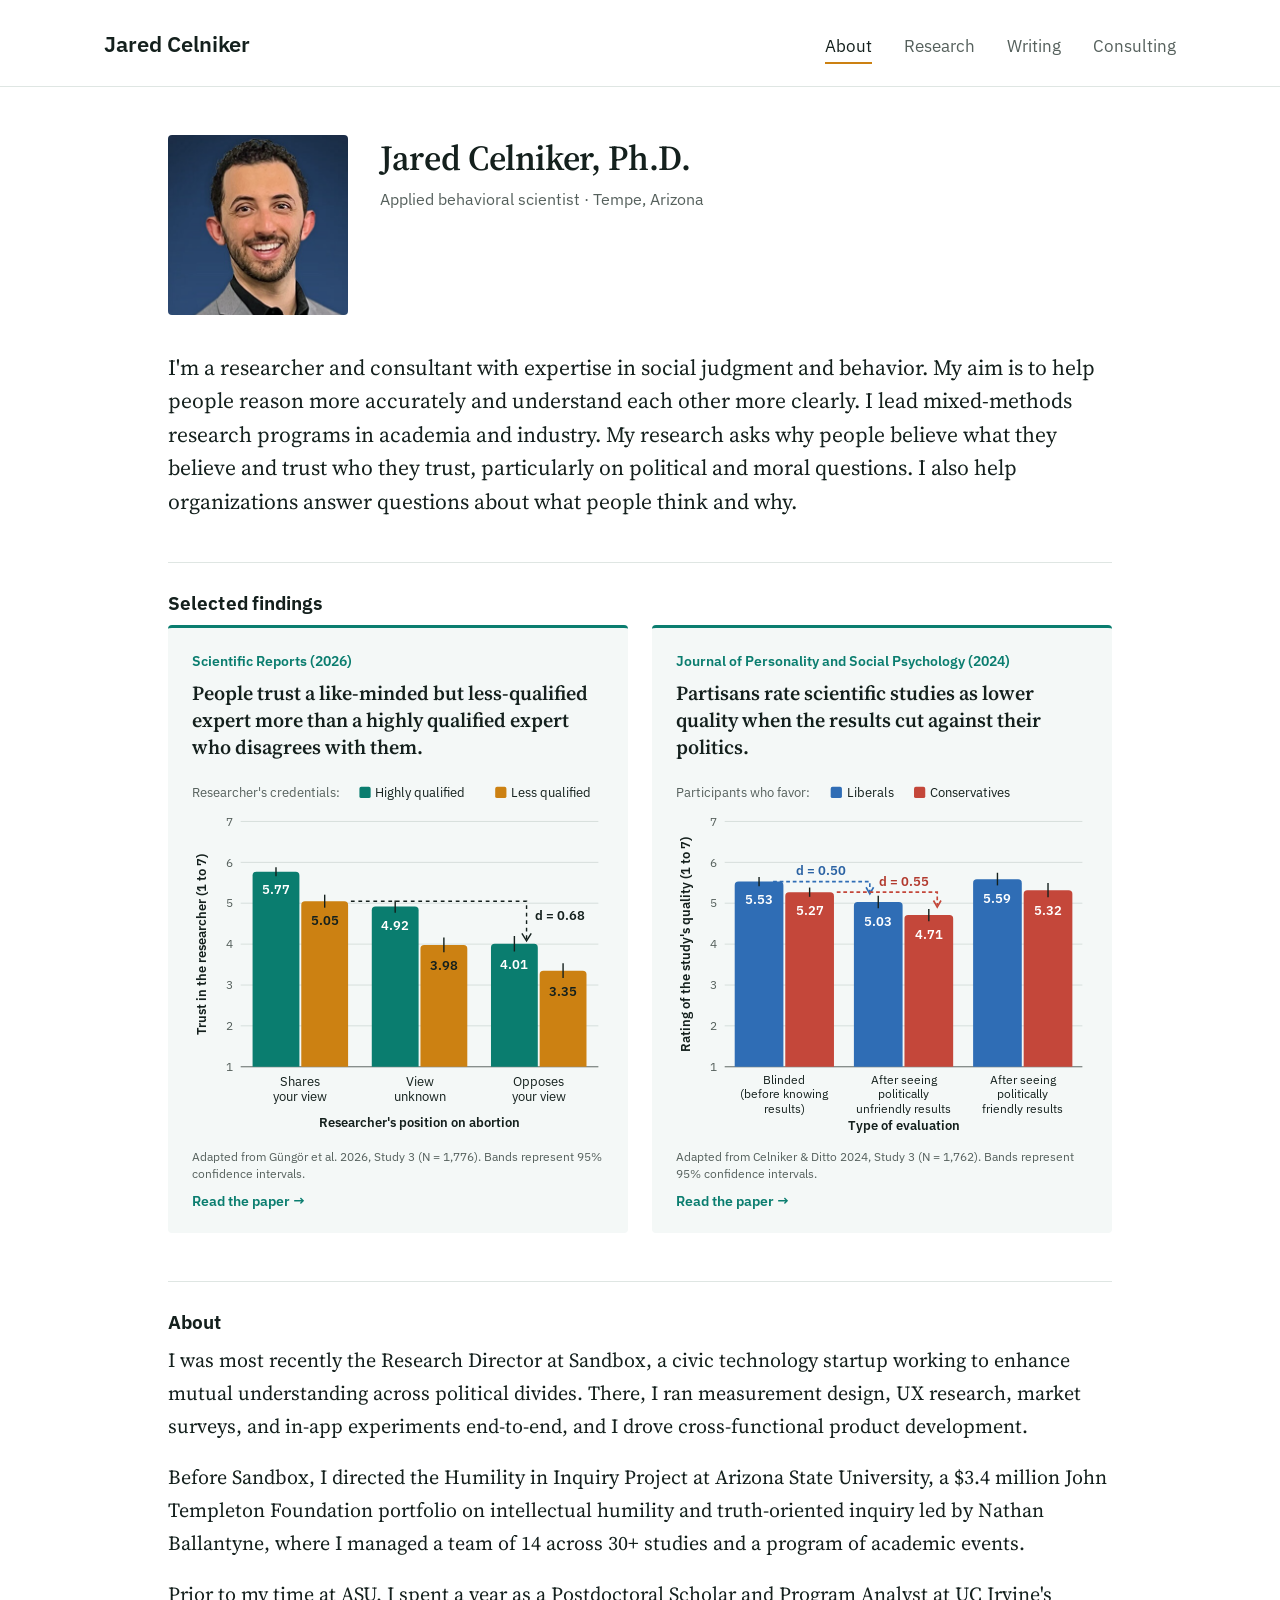
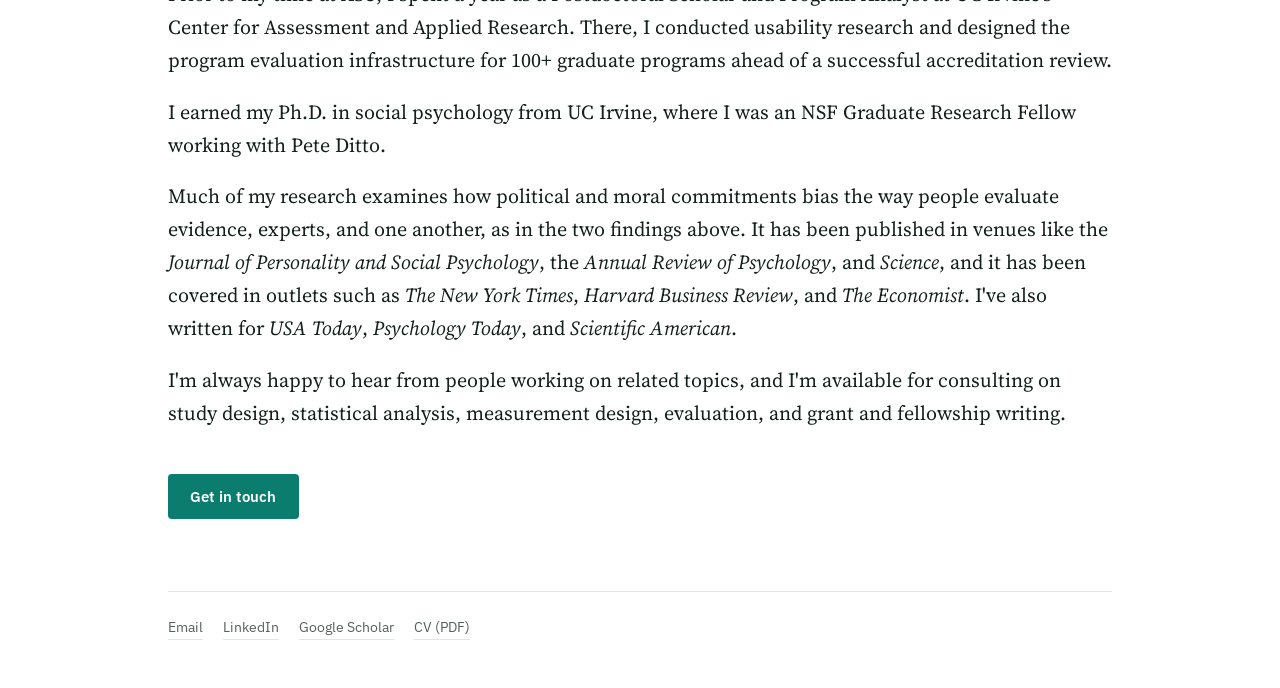
<file: index.html>
<!DOCTYPE html>
<html lang="en">
<head>
<meta charset="utf-8">
<meta name="viewport" content="width=device-width, initial-scale=1">
<title>Jared Celniker</title>
<meta name="description" content="Jared Celniker, Ph.D. — applied behavioral scientist working on political and moral psychology, measurement, and evaluation.">
<link rel="preconnect" href="https://fonts.googleapis.com">
<link rel="preconnect" href="https://fonts.gstatic.com" crossorigin>
<link rel="stylesheet" href="https://fonts.googleapis.com/css2?family=IBM+Plex+Sans:wght@400;600&family=Source+Serif+4:ital,opsz,wght@0,8..60,400;0,8..60,600;1,8..60,400&display=swap">
<link rel="stylesheet" href="style.css?v=8">
</head>
<body>

<header>
  <div class="wrap">
    <nav>
      <a class="brand" href="index.html">Jared Celniker</a>
      <a class="item" href="index.html" aria-current="page">About</a>
      <a class="item" href="research.html">Research</a>
      <a class="item" href="writing.html">Writing</a>
      <a class="item" href="consulting.html">Consulting</a>
    </nav>
  </div>
</header>

<main class="wrap">

  <div class="masthead">
    <div class="intro">
      <img src="jared.png" alt="Jared Celniker">
      <div class="who">
        <h1>Jared Celniker, Ph.D.</h1>
        <p class="role">Applied behavioral scientist &middot; Tempe, Arizona</p>
      </div>
    </div>

    <p class="lede">I'm a researcher and consultant with expertise in social judgment and behavior. My aim is to help people reason more accurately and understand each other more clearly. I lead mixed-methods research programs in academia and industry. My research asks why people believe what they believe and trust who they trust, particularly on political and moral questions. I also help organizations answer questions about what people think and why.</p>
  </div>

  <h2>Selected findings</h2>

  <div class="findings">
    <article class="finding">
      <p class="venue">Scientific Reports (2026)</p>
      <h3>People trust a like-minded but less-qualified expert more than a highly qualified expert who disagrees with them.</h3>
      <div class="chart"><svg role="img" aria-label="Bar chart of trust in a researcher by credentials and whether the researcher shares the participant&#x27;s view" viewBox="0 0 440 380" width="100%" style="display: block; height: auto"><text x="0.0" y="14.0" font-family='"IBM Plex Sans", -apple-system, BlinkMacSystemFont, "Segoe UI", sans-serif' font-size="13.5" font-weight="400" fill="#55605c" text-anchor="start" >Researcher&#x27;s credentials:</text><rect x="178.8" y="3" width="12" height="12" rx="2" fill="#0a7d6f"></rect><text x="195.8" y="14.0" font-family='"IBM Plex Sans", -apple-system, BlinkMacSystemFont, "Segoe UI", sans-serif' font-size="13.5" font-weight="400" fill="#14201d" text-anchor="start" >Highly qualified</text><rect x="323.8" y="3" width="12" height="12" rx="2" fill="#cc8112"></rect><text x="340.8" y="14.0" font-family='"IBM Plex Sans", -apple-system, BlinkMacSystemFont, "Segoe UI", sans-serif' font-size="13.5" font-weight="400" fill="#14201d" text-anchor="start" >Less qualified</text><line x1="52" y1="302.0" x2="434" y2="302.0" stroke="#55605c" stroke-width="1"></line><text x="44.0" y="306.5" font-family='"IBM Plex Sans", -apple-system, BlinkMacSystemFont, "Segoe UI", sans-serif' font-size="13" font-weight="400" fill="#55605c" text-anchor="end" >1</text><line x1="52" y1="258.3" x2="434" y2="258.3" stroke="#d5ddda" stroke-width="1"></line><text x="44.0" y="262.8" font-family='"IBM Plex Sans", -apple-system, BlinkMacSystemFont, "Segoe UI", sans-serif' font-size="13" font-weight="400" fill="#55605c" text-anchor="end" >2</text><line x1="52" y1="214.7" x2="434" y2="214.7" stroke="#d5ddda" stroke-width="1"></line><text x="44.0" y="219.2" font-family='"IBM Plex Sans", -apple-system, BlinkMacSystemFont, "Segoe UI", sans-serif' font-size="13" font-weight="400" fill="#55605c" text-anchor="end" >3</text><line x1="52" y1="171.0" x2="434" y2="171.0" stroke="#d5ddda" stroke-width="1"></line><text x="44.0" y="175.5" font-family='"IBM Plex Sans", -apple-system, BlinkMacSystemFont, "Segoe UI", sans-serif' font-size="13" font-weight="400" fill="#55605c" text-anchor="end" >4</text><line x1="52" y1="127.3" x2="434" y2="127.3" stroke="#d5ddda" stroke-width="1"></line><text x="44.0" y="131.8" font-family='"IBM Plex Sans", -apple-system, BlinkMacSystemFont, "Segoe UI", sans-serif' font-size="13" font-weight="400" fill="#55605c" text-anchor="end" >5</text><line x1="52" y1="83.7" x2="434" y2="83.7" stroke="#d5ddda" stroke-width="1"></line><text x="44.0" y="88.2" font-family='"IBM Plex Sans", -apple-system, BlinkMacSystemFont, "Segoe UI", sans-serif' font-size="13" font-weight="400" fill="#55605c" text-anchor="end" >6</text><line x1="52" y1="40.0" x2="434" y2="40.0" stroke="#d5ddda" stroke-width="1"></line><text x="44.0" y="44.5" font-family='"IBM Plex Sans", -apple-system, BlinkMacSystemFont, "Segoe UI", sans-serif' font-size="13" font-weight="400" fill="#55605c" text-anchor="end" >7</text><text x="15.0" y="171.0" font-family='"IBM Plex Sans", -apple-system, BlinkMacSystemFont, "Segoe UI", sans-serif' font-size="14" font-weight="600" fill="#14201d" text-anchor="middle" transform="rotate(-90 15 171.0)">Trust in the researcher (1 to 7)</text><g><title>Highly qualified, shares your view: 5.77 of 7</title><path d="M64.7 302.0 v-204.3 a4 4 0 0 1 4 -4 h42 a4 4 0 0 1 4 4 v204.3 z" fill="#0a7d6f"></path><line x1="89.7" y1="88.9" x2="89.7" y2="98.5" stroke="#14201d" stroke-width="1.5"></line><text x="89.7" y="117.5" font-family='"IBM Plex Sans", -apple-system, BlinkMacSystemFont, "Segoe UI", sans-serif' font-size="14" font-weight="600" fill="#ffffff" text-anchor="middle" >5.77</text></g><g><title>Less qualified, shares your view: 5.05 of 7</title><path d="M116.7 302.0 v-172.8 a4 4 0 0 1 4 -4 h42 a4 4 0 0 1 4 4 v172.8 z" fill="#cc8112"></path><line x1="141.7" y1="118.2" x2="141.7" y2="132.1" stroke="#14201d" stroke-width="1.5"></line><text x="141.7" y="151.1" font-family='"IBM Plex Sans", -apple-system, BlinkMacSystemFont, "Segoe UI", sans-serif' font-size="14" font-weight="600" fill="#14201d" text-anchor="middle" >5.05</text></g><text x="115.7" y="322.0" font-family='"IBM Plex Sans", -apple-system, BlinkMacSystemFont, "Segoe UI", sans-serif' font-size="14" font-weight="400" fill="#14201d" text-anchor="middle" >Shares</text><text x="115.7" y="339.0" font-family='"IBM Plex Sans", -apple-system, BlinkMacSystemFont, "Segoe UI", sans-serif' font-size="14" font-weight="400" fill="#14201d" text-anchor="middle" >your view</text><g><title>Highly qualified, view unknown: 4.92 of 7</title><path d="M192.0 302.0 v-167.2 a4 4 0 0 1 4 -4 h42 a4 4 0 0 1 4 4 v167.2 z" fill="#0a7d6f"></path><line x1="217.0" y1="124.3" x2="217.0" y2="137.4" stroke="#14201d" stroke-width="1.5"></line><text x="217.0" y="156.4" font-family='"IBM Plex Sans", -apple-system, BlinkMacSystemFont, "Segoe UI", sans-serif' font-size="14" font-weight="600" fill="#ffffff" text-anchor="middle" >4.92</text></g><g><title>Less qualified, view unknown: 3.98 of 7</title><path d="M244.0 302.0 v-126.1 a4 4 0 0 1 4 -4 h42 a4 4 0 0 1 4 4 v126.1 z" fill="#cc8112"></path><line x1="269.0" y1="164.0" x2="269.0" y2="179.7" stroke="#14201d" stroke-width="1.5"></line><text x="269.0" y="198.7" font-family='"IBM Plex Sans", -apple-system, BlinkMacSystemFont, "Segoe UI", sans-serif' font-size="14" font-weight="600" fill="#14201d" text-anchor="middle" >3.98</text></g><text x="243.0" y="322.0" font-family='"IBM Plex Sans", -apple-system, BlinkMacSystemFont, "Segoe UI", sans-serif' font-size="14" font-weight="400" fill="#14201d" text-anchor="middle" >View</text><text x="243.0" y="339.0" font-family='"IBM Plex Sans", -apple-system, BlinkMacSystemFont, "Segoe UI", sans-serif' font-size="14" font-weight="400" fill="#14201d" text-anchor="middle" >unknown</text><g><title>Highly qualified, opposes your view: 4.01 of 7</title><path d="M319.3 302.0 v-127.4 a4 4 0 0 1 4 -4 h42 a4 4 0 0 1 4 4 v127.4 z" fill="#0a7d6f"></path><line x1="344.3" y1="162.3" x2="344.3" y2="178.9" stroke="#14201d" stroke-width="1.5"></line><text x="344.3" y="197.9" font-family='"IBM Plex Sans", -apple-system, BlinkMacSystemFont, "Segoe UI", sans-serif' font-size="14" font-weight="600" fill="#ffffff" text-anchor="middle" >4.01</text></g><g><title>Less qualified, opposes your view: 3.35 of 7</title><path d="M371.3 302.0 v-98.6 a4 4 0 0 1 4 -4 h42 a4 4 0 0 1 4 4 v98.6 z" fill="#cc8112"></path><line x1="396.3" y1="191.5" x2="396.3" y2="207.2" stroke="#14201d" stroke-width="1.5"></line><text x="396.3" y="226.2" font-family='"IBM Plex Sans", -apple-system, BlinkMacSystemFont, "Segoe UI", sans-serif' font-size="14" font-weight="600" fill="#14201d" text-anchor="middle" >3.35</text></g><text x="370.3" y="322.0" font-family='"IBM Plex Sans", -apple-system, BlinkMacSystemFont, "Segoe UI", sans-serif' font-size="14" font-weight="400" fill="#14201d" text-anchor="middle" >Opposes</text><text x="370.3" y="339.0" font-family='"IBM Plex Sans", -apple-system, BlinkMacSystemFont, "Segoe UI", sans-serif' font-size="14" font-weight="400" fill="#14201d" text-anchor="middle" >your view</text><g><title>Less qualified but like-minded (5.05) versus highly qualified but opposed (4.01): d = 0.68</title><path d="M169.7 125.2 H357.3 V166.6" fill="none" stroke="#14201d" stroke-width="1.5" stroke-dasharray="4 4"></path><path d="M352.3 159.6 L357.3 167.6 L362.3 159.6" fill="none" stroke="#14201d" stroke-width="1.5"></path><text x="366.3" y="144.8" font-family='"IBM Plex Sans", -apple-system, BlinkMacSystemFont, "Segoe UI", sans-serif' font-size="14" font-weight="600" fill="#14201d" text-anchor="start" >d = 0.68</text></g><text x="243.0" y="366.0" font-family='"IBM Plex Sans", -apple-system, BlinkMacSystemFont, "Segoe UI", sans-serif' font-size="14" font-weight="600" fill="#14201d" text-anchor="middle" >Researcher&#x27;s position on abortion</text></svg></div>
      <p class="src">Adapted from Güngör et al. 2026, Study 3 (N = 1,776). Bands represent 95% confidence intervals.</p>
      <p class="more"><a href="https://doi.org/10.1038/s41598-026-40053-0" target="_blank" rel="noopener">Read the paper &rarr;</a></p>
    </article>
    <article class="finding">
      <p class="venue">Journal of Personality and Social Psychology (2024)</p>
      <h3>Partisans rate scientific studies as lower quality when the results cut against their politics.</h3>
      <div class="chart"><svg role="img" aria-label="Bar chart of study quality ratings when blinded to results versus after seeing politically unfriendly or friendly results, by participants&#x27; partisan feelings" viewBox="0 0 440 380" width="100%" style="display: block; height: auto"><text x="0.0" y="14.0" font-family='"IBM Plex Sans", -apple-system, BlinkMacSystemFont, "Segoe UI", sans-serif' font-size="13.5" font-weight="400" fill="#55605c" text-anchor="start" >Participants who favor:</text><rect x="165.2" y="3" width="12" height="12" rx="2" fill="#2f6db5"></rect><text x="182.2" y="14.0" font-family='"IBM Plex Sans", -apple-system, BlinkMacSystemFont, "Segoe UI", sans-serif' font-size="13.5" font-weight="400" fill="#14201d" text-anchor="start" >Liberals</text><rect x="254.2" y="3" width="12" height="12" rx="2" fill="#c4473a"></rect><text x="271.2" y="14.0" font-family='"IBM Plex Sans", -apple-system, BlinkMacSystemFont, "Segoe UI", sans-serif' font-size="13.5" font-weight="400" fill="#14201d" text-anchor="start" >Conservatives</text><line x1="52" y1="302.0" x2="434" y2="302.0" stroke="#55605c" stroke-width="1"></line><text x="44.0" y="306.5" font-family='"IBM Plex Sans", -apple-system, BlinkMacSystemFont, "Segoe UI", sans-serif' font-size="13" font-weight="400" fill="#55605c" text-anchor="end" >1</text><line x1="52" y1="258.3" x2="434" y2="258.3" stroke="#d5ddda" stroke-width="1"></line><text x="44.0" y="262.8" font-family='"IBM Plex Sans", -apple-system, BlinkMacSystemFont, "Segoe UI", sans-serif' font-size="13" font-weight="400" fill="#55605c" text-anchor="end" >2</text><line x1="52" y1="214.7" x2="434" y2="214.7" stroke="#d5ddda" stroke-width="1"></line><text x="44.0" y="219.2" font-family='"IBM Plex Sans", -apple-system, BlinkMacSystemFont, "Segoe UI", sans-serif' font-size="13" font-weight="400" fill="#55605c" text-anchor="end" >3</text><line x1="52" y1="171.0" x2="434" y2="171.0" stroke="#d5ddda" stroke-width="1"></line><text x="44.0" y="175.5" font-family='"IBM Plex Sans", -apple-system, BlinkMacSystemFont, "Segoe UI", sans-serif' font-size="13" font-weight="400" fill="#55605c" text-anchor="end" >4</text><line x1="52" y1="127.3" x2="434" y2="127.3" stroke="#d5ddda" stroke-width="1"></line><text x="44.0" y="131.8" font-family='"IBM Plex Sans", -apple-system, BlinkMacSystemFont, "Segoe UI", sans-serif' font-size="13" font-weight="400" fill="#55605c" text-anchor="end" >5</text><line x1="52" y1="83.7" x2="434" y2="83.7" stroke="#d5ddda" stroke-width="1"></line><text x="44.0" y="88.2" font-family='"IBM Plex Sans", -apple-system, BlinkMacSystemFont, "Segoe UI", sans-serif' font-size="13" font-weight="400" fill="#55605c" text-anchor="end" >6</text><line x1="52" y1="40.0" x2="434" y2="40.0" stroke="#d5ddda" stroke-width="1"></line><text x="44.0" y="44.5" font-family='"IBM Plex Sans", -apple-system, BlinkMacSystemFont, "Segoe UI", sans-serif' font-size="13" font-weight="400" fill="#55605c" text-anchor="end" >7</text><text x="15.0" y="171.0" font-family='"IBM Plex Sans", -apple-system, BlinkMacSystemFont, "Segoe UI", sans-serif' font-size="14" font-weight="600" fill="#14201d" text-anchor="middle" transform="rotate(-90 15 171.0)">Rating of the study&#x27;s quality (1 to 7)</text><g><title>Participants who favor liberals, blinded (before knowing results): about 5.53 of 7</title><path d="M62.7 302.0 v-193.8 a4 4 0 0 1 4 -4 h44 a4 4 0 0 1 4 4 v193.8 z" fill="#2f6db5"></path><line x1="88.7" y1="99.3" x2="88.7" y2="109.1" stroke="#14201d" stroke-width="1.5"></line><text x="88.7" y="128.1" font-family='"IBM Plex Sans", -apple-system, BlinkMacSystemFont, "Segoe UI", sans-serif' font-size="14" font-weight="600" fill="#ffffff" text-anchor="middle" >5.53</text></g><g><title>Participants who favor conservatives, blinded (before knowing results): about 5.27 of 7</title><path d="M116.7 302.0 v-182.5 a4 4 0 0 1 4 -4 h44 a4 4 0 0 1 4 4 v182.5 z" fill="#c4473a"></path><line x1="142.7" y1="110.6" x2="142.7" y2="120.5" stroke="#14201d" stroke-width="1.5"></line><text x="142.7" y="139.5" font-family='"IBM Plex Sans", -apple-system, BlinkMacSystemFont, "Segoe UI", sans-serif' font-size="14" font-weight="600" fill="#ffffff" text-anchor="middle" >5.27</text></g><text x="115.7" y="320.0" font-family='"IBM Plex Sans", -apple-system, BlinkMacSystemFont, "Segoe UI", sans-serif' font-size="13" font-weight="400" fill="#14201d" text-anchor="middle" >Blinded</text><text x="115.7" y="335.5" font-family='"IBM Plex Sans", -apple-system, BlinkMacSystemFont, "Segoe UI", sans-serif' font-size="13" font-weight="400" fill="#14201d" text-anchor="middle" >(before knowing</text><text x="115.7" y="351.0" font-family='"IBM Plex Sans", -apple-system, BlinkMacSystemFont, "Segoe UI", sans-serif' font-size="13" font-weight="400" fill="#14201d" text-anchor="middle" >results)</text><g><title>Participants who favor liberals, after seeing politically unfriendly results: about 5.03 of 7</title><path d="M190.0 302.0 v-172.0 a4 4 0 0 1 4 -4 h44 a4 4 0 0 1 4 4 v172.0 z" fill="#2f6db5"></path><line x1="216.0" y1="119.3" x2="216.0" y2="132.8" stroke="#14201d" stroke-width="1.5"></line><text x="216.0" y="151.8" font-family='"IBM Plex Sans", -apple-system, BlinkMacSystemFont, "Segoe UI", sans-serif' font-size="14" font-weight="600" fill="#ffffff" text-anchor="middle" >5.03</text></g><g><title>Participants who favor conservatives, after seeing politically unfriendly results: about 4.71 of 7</title><path d="M244.0 302.0 v-158.0 a4 4 0 0 1 4 -4 h44 a4 4 0 0 1 4 4 v158.0 z" fill="#c4473a"></path><line x1="270.0" y1="133.4" x2="270.0" y2="146.5" stroke="#14201d" stroke-width="1.5"></line><text x="270.0" y="165.5" font-family='"IBM Plex Sans", -apple-system, BlinkMacSystemFont, "Segoe UI", sans-serif' font-size="14" font-weight="600" fill="#ffffff" text-anchor="middle" >4.71</text></g><text x="243.0" y="320.0" font-family='"IBM Plex Sans", -apple-system, BlinkMacSystemFont, "Segoe UI", sans-serif' font-size="13" font-weight="400" fill="#14201d" text-anchor="middle" >After seeing</text><text x="243.0" y="335.5" font-family='"IBM Plex Sans", -apple-system, BlinkMacSystemFont, "Segoe UI", sans-serif' font-size="13" font-weight="400" fill="#14201d" text-anchor="middle" >politically</text><text x="243.0" y="351.0" font-family='"IBM Plex Sans", -apple-system, BlinkMacSystemFont, "Segoe UI", sans-serif' font-size="13" font-weight="400" fill="#14201d" text-anchor="middle" >unfriendly results</text><g><title>Participants who favor liberals, after seeing politically friendly results: about 5.59 of 7</title><path d="M317.3 302.0 v-196.4 a4 4 0 0 1 4 -4 h44 a4 4 0 0 1 4 4 v196.4 z" fill="#2f6db5"></path><line x1="343.3" y1="94.8" x2="343.3" y2="108.3" stroke="#14201d" stroke-width="1.5"></line><text x="343.3" y="127.3" font-family='"IBM Plex Sans", -apple-system, BlinkMacSystemFont, "Segoe UI", sans-serif' font-size="14" font-weight="600" fill="#ffffff" text-anchor="middle" >5.59</text></g><g><title>Participants who favor conservatives, after seeing politically friendly results: about 5.32 of 7</title><path d="M371.3 302.0 v-184.6 a4 4 0 0 1 4 -4 h44 a4 4 0 0 1 4 4 v184.6 z" fill="#c4473a"></path><line x1="397.3" y1="105.7" x2="397.3" y2="121.0" stroke="#14201d" stroke-width="1.5"></line><text x="397.3" y="140.0" font-family='"IBM Plex Sans", -apple-system, BlinkMacSystemFont, "Segoe UI", sans-serif' font-size="14" font-weight="600" fill="#ffffff" text-anchor="middle" >5.32</text></g><text x="370.3" y="320.0" font-family='"IBM Plex Sans", -apple-system, BlinkMacSystemFont, "Segoe UI", sans-serif' font-size="13" font-weight="400" fill="#14201d" text-anchor="middle" >After seeing</text><text x="370.3" y="335.5" font-family='"IBM Plex Sans", -apple-system, BlinkMacSystemFont, "Segoe UI", sans-serif' font-size="13" font-weight="400" fill="#14201d" text-anchor="middle" >politically</text><text x="370.3" y="351.0" font-family='"IBM Plex Sans", -apple-system, BlinkMacSystemFont, "Segoe UI", sans-serif' font-size="13" font-weight="400" fill="#14201d" text-anchor="middle" >friendly results</text><path d="M103.7 104.2 H207.0 V115.3" fill="none" stroke="#2f6db5" stroke-width="1.75" stroke-dasharray="4 3"></path><path d="M203.0 110.3 L207.0 117.3 L211.0 110.3" fill="none" stroke="#2f6db5" stroke-width="1.75"></path><path d="M171.7 115.5 H279.0 V129.4" fill="none" stroke="#c4473a" stroke-width="1.75" stroke-dasharray="4 3"></path><path d="M275.0 124.4 L279.0 131.4 L283.0 124.4" fill="none" stroke="#c4473a" stroke-width="1.75"></path><text x="155.3" y="97.2" font-family='"IBM Plex Sans", -apple-system, BlinkMacSystemFont, "Segoe UI", sans-serif' font-size="14" font-weight="600" fill="#2a62a3" text-anchor="middle" >d = 0.50</text><text x="243.0" y="108.5" font-family='"IBM Plex Sans", -apple-system, BlinkMacSystemFont, "Segoe UI", sans-serif' font-size="14" font-weight="600" fill="#b23a2e" text-anchor="middle" >d = 0.55</text><text x="243.0" y="370.0" font-family='"IBM Plex Sans", -apple-system, BlinkMacSystemFont, "Segoe UI", sans-serif' font-size="14" font-weight="600" fill="#14201d" text-anchor="middle" >Type of evaluation</text></svg></div>
      <p class="src">Adapted from Celniker &amp; Ditto 2024, Study 3 (N = 1,762). Bands represent 95% confidence intervals.</p>
      <p class="more"><a href="https://doi.org/10.1037/pspa0000417" target="_blank" rel="noopener">Read the paper &rarr;</a></p>
    </article>
  </div>

  <h2>About</h2>

  <p>I was most recently the Research Director at Sandbox, a civic technology startup working to enhance mutual understanding across political divides. There, I ran measurement design, UX research, market surveys, and in-app experiments end-to-end, and I drove cross-functional product development.</p>

  <p>Before Sandbox, I directed the Humility in Inquiry Project at Arizona State University, a $3.4 million John Templeton Foundation portfolio on intellectual humility and truth-oriented inquiry led by Nathan Ballantyne, where I managed a team of 14 across 30+ studies and a program of academic events.</p>

  <p>Prior to my time at ASU, I spent a year as a Postdoctoral Scholar and Program Analyst at UC Irvine's Center for Assessment and Applied Research. There, I conducted usability research and designed the program evaluation infrastructure for 100+ graduate programs ahead of a successful accreditation review.</p>

  <p>I earned my Ph.D. in social psychology from UC Irvine, where I was an NSF Graduate Research Fellow working with Pete Ditto.</p>

  <p>Much of my research examines how political and moral commitments bias the way people evaluate evidence, experts, and one another, as in the two findings above. It has been published in venues like the <em>Journal of Personality and Social Psychology</em>, the <em>Annual Review of Psychology</em>, and <em>Science</em>, and it has been covered in outlets such as <em>The New York Times</em>, <em>Harvard Business Review</em>, and <em>The Economist</em>. I've also written for <em>USA Today</em>, <em>Psychology Today</em>, and <em>Scientific American</em>.</p>

  <p>I'm always happy to hear from people working on related topics, and I'm available for consulting on study design, statistical analysis, measurement design, evaluation, and grant and fellowship writing.</p>

  <p class="cta cta-end"><a class="btn" href="mailto:jbcelniker@gmail.com">Get in touch</a></p>

</main>

<footer class="wrap">
  <a href="mailto:jbcelniker@gmail.com">Email</a>
  <a href="https://www.linkedin.com/in/jared-celniker/" target="_blank" rel="noopener">LinkedIn</a>
  <a href="https://scholar.google.com/citations?user=vQE7L3sAAAAJ&amp;hl=en" target="_blank" rel="noopener">Google Scholar</a>
  <a href="Celniker_CV.pdf" target="_blank" rel="noopener">CV (PDF)</a>
</footer>

</body>
</html>
</file>
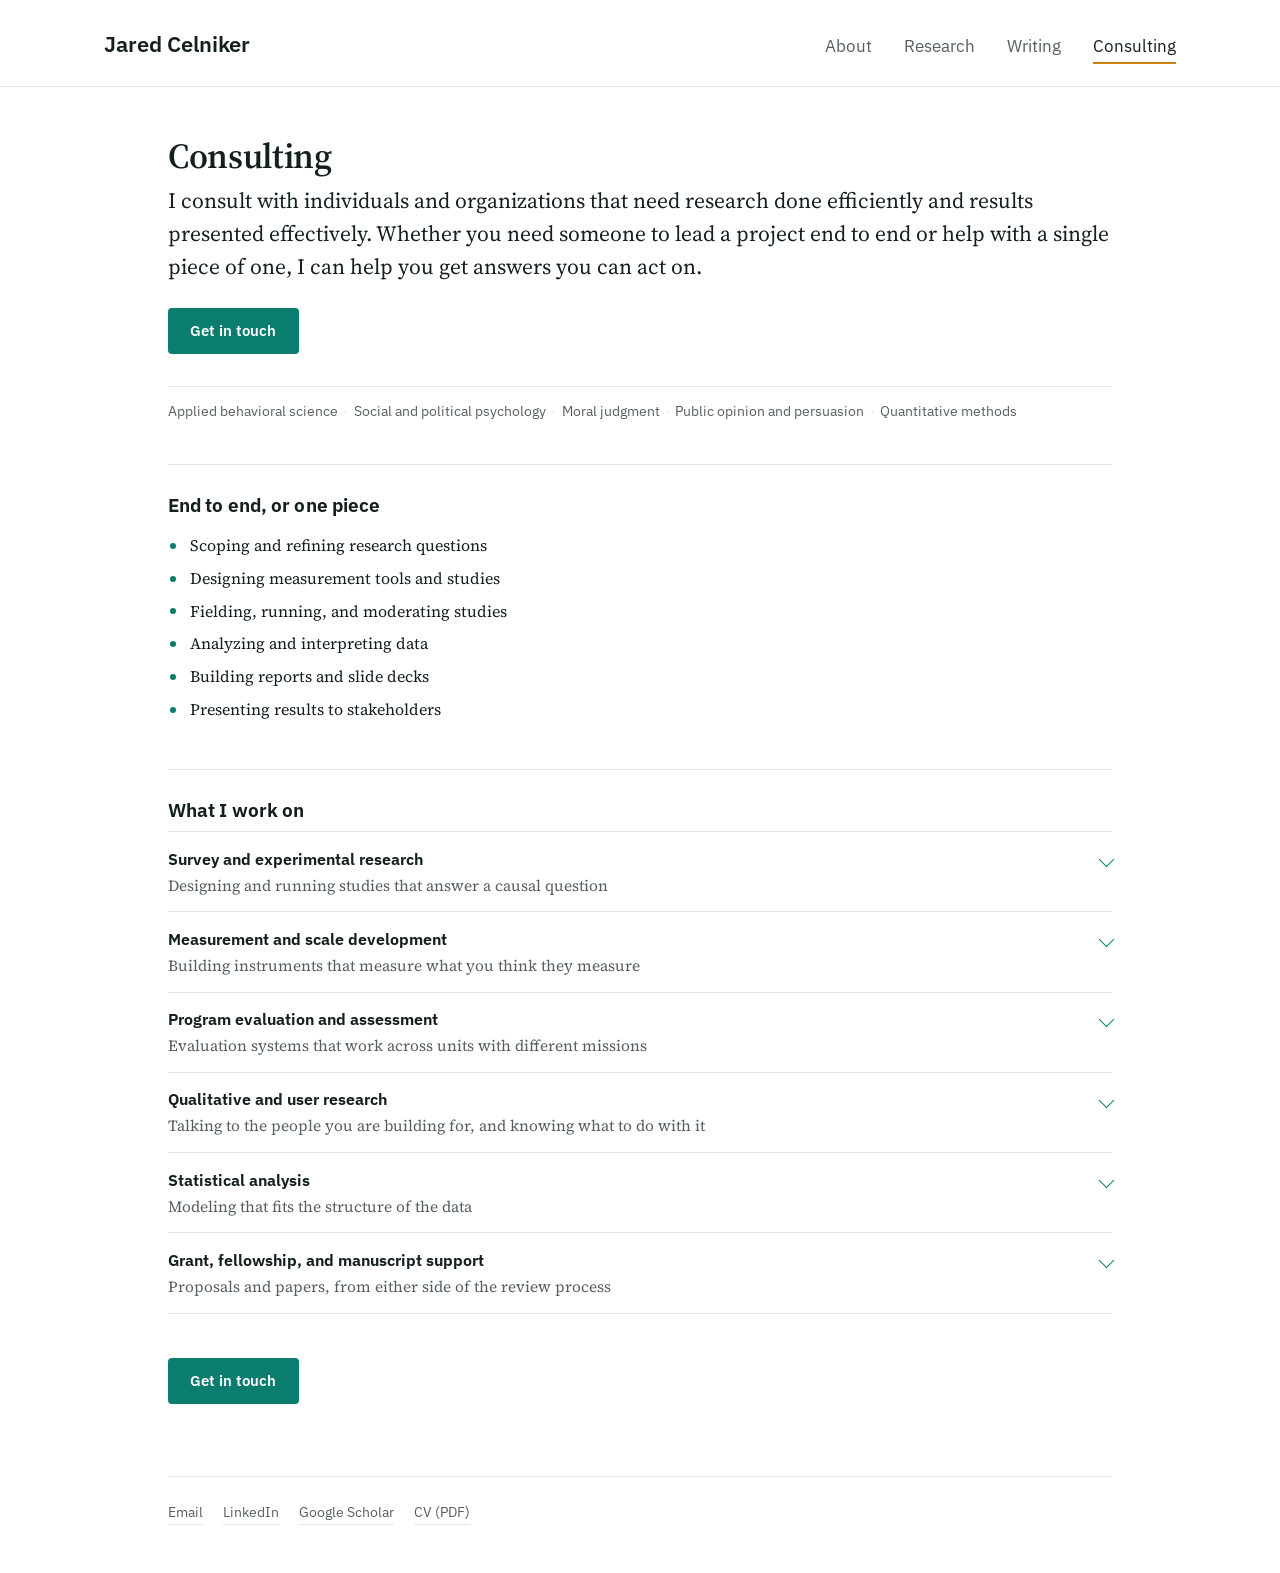
<file: consulting.html>
<!DOCTYPE html>
<html lang="en">
<head>
<meta charset="utf-8">
<meta name="viewport" content="width=device-width, initial-scale=1">
<title>Consulting &middot; Jared Celniker</title>
<meta name="description" content="Consulting on study design, measurement, evaluation, and statistical analysis.">
<link rel="preconnect" href="https://fonts.googleapis.com">
<link rel="preconnect" href="https://fonts.gstatic.com" crossorigin>
<link rel="stylesheet" href="https://fonts.googleapis.com/css2?family=IBM+Plex+Sans:wght@400;600&family=Source+Serif+4:ital,opsz,wght@0,8..60,400;0,8..60,600;1,8..60,400&display=swap">
<link rel="stylesheet" href="style.css?v=8">
</head>
<body>

<header>
  <div class="wrap">
    <nav>
      <a class="brand" href="index.html">Jared Celniker</a>
      <a class="item" href="index.html">About</a>
      <a class="item" href="research.html">Research</a>
      <a class="item" href="writing.html">Writing</a>
      <a class="item" href="consulting.html" aria-current="page">Consulting</a>
    </nav>
  </div>
</header>

<main class="wrap">

  <h1>Consulting</h1>

  <p class="lede">I consult with individuals and organizations that need research done efficiently and results presented effectively. Whether you need someone to lead a project end to end or help with a single piece of one, I can help you get answers you can act on.</p>

  <p class="cta"><a class="btn" href="mailto:jbcelniker@gmail.com?subject=Consulting%20inquiry">Get in touch</a></p>

  <p class="domains">Applied behavioral science <span class="sep">&middot;</span> Social and political psychology <span class="sep">&middot;</span> Moral judgment <span class="sep">&middot;</span> Public opinion and persuasion <span class="sep">&middot;</span> Quantitative methods</p>

  <h2>End to end, or one piece</h2>
  <ul class="steps">
    <li>Scoping and refining research questions</li>
    <li>Designing measurement tools and studies</li>
    <li>Fielding, running, and moderating studies</li>
    <li>Analyzing and interpreting data</li>
    <li>Building reports and slide decks</li>
    <li>Presenting results to stakeholders</li>
  </ul>

  <h2>What I work on</h2>
  <div class="services">
    <details class="svc">
      <summary>
        <span>
          <span class="name">Survey and experimental research</span>
          <span class="gloss">Designing and running studies that answer a causal question</span>
        </span>
        <span class="chev" aria-hidden="true"></span>
      </summary>
      <ul>
        <li>Instrument and questionnaire design</li>
        <li>Fielding and panel sampling (Qualtrics, Prolific)</li>
        <li>Randomized experiments and A/B tests</li>
        <li>Quasi-experiments</li>
        <li>Retrospective studies</li>
      </ul>
    </details>
    <details class="svc">
      <summary>
        <span>
          <span class="name">Measurement and scale development</span>
          <span class="gloss">Building instruments that measure what you think they measure</span>
        </span>
        <span class="chev" aria-hidden="true"></span>
      </summary>
      <ul>
        <li>Construct definition and specification</li>
        <li>Scale design and refinement</li>
        <li>Psychometric validation</li>
        <li>Construct validity diagnostics</li>
      </ul>
    </details>
    <details class="svc">
      <summary>
        <span>
          <span class="name">Program evaluation and assessment</span>
          <span class="gloss">Evaluation systems that work across units with different missions</span>
        </span>
        <span class="chev" aria-hidden="true"></span>
      </summary>
      <ul>
        <li>Benchmark and standards design</li>
        <li>Evaluation framework development</li>
        <li>Evaluation plan review</li>
        <li>Auditing reports against their evidence</li>
      </ul>
    </details>
    <details class="svc">
      <summary>
        <span>
          <span class="name">Qualitative and user research</span>
          <span class="gloss">Talking to the people you are building for, and knowing what to do with it</span>
        </span>
        <span class="chev" aria-hidden="true"></span>
      </summary>
      <ul>
        <li>Interview study design</li>
        <li>Moderation and focus groups</li>
        <li>Thematic analysis and coding</li>
        <li>Research synthesis and readouts</li>
      </ul>
    </details>
    <details class="svc">
      <summary>
        <span>
          <span class="name">Statistical analysis</span>
          <span class="gloss">Modeling that fits the structure of the data</span>
        </span>
        <span class="chev" aria-hidden="true"></span>
      </summary>
      <ul>
        <li>Multilevel and hierarchical modeling</li>
        <li>Structural equation modeling</li>
        <li>Latent profile and cluster analysis</li>
        <li>Meta-analysis</li>
        <li>Reproducible workflows in R</li>
      </ul>
    </details>
    <details class="svc">
      <summary>
        <span>
          <span class="name">Grant, fellowship, and manuscript support</span>
          <span class="gloss">Proposals and papers, from either side of the review process</span>
        </span>
        <span class="chev" aria-hidden="true"></span>
      </summary>
      <ul>
        <li>Proposal development and editing</li>
        <li>Proposal review and critique</li>
        <li>Academic manuscript editing</li>
        <li>Peer review preparation</li>
      </ul>
    </details>
  </div>

  <p class="cta cta-end"><a class="btn" href="mailto:jbcelniker@gmail.com?subject=Consulting%20inquiry">Get in touch</a></p>

</main>

<footer class="wrap">
  <a href="mailto:jbcelniker@gmail.com">Email</a>
  <a href="https://www.linkedin.com/in/jared-celniker/" target="_blank" rel="noopener">LinkedIn</a>
  <a href="https://scholar.google.com/citations?user=vQE7L3sAAAAJ&amp;hl=en" target="_blank" rel="noopener">Google Scholar</a>
  <a href="Celniker_CV.pdf" target="_blank" rel="noopener">CV (PDF)</a>
</footer>

</body>
</html>
</file>
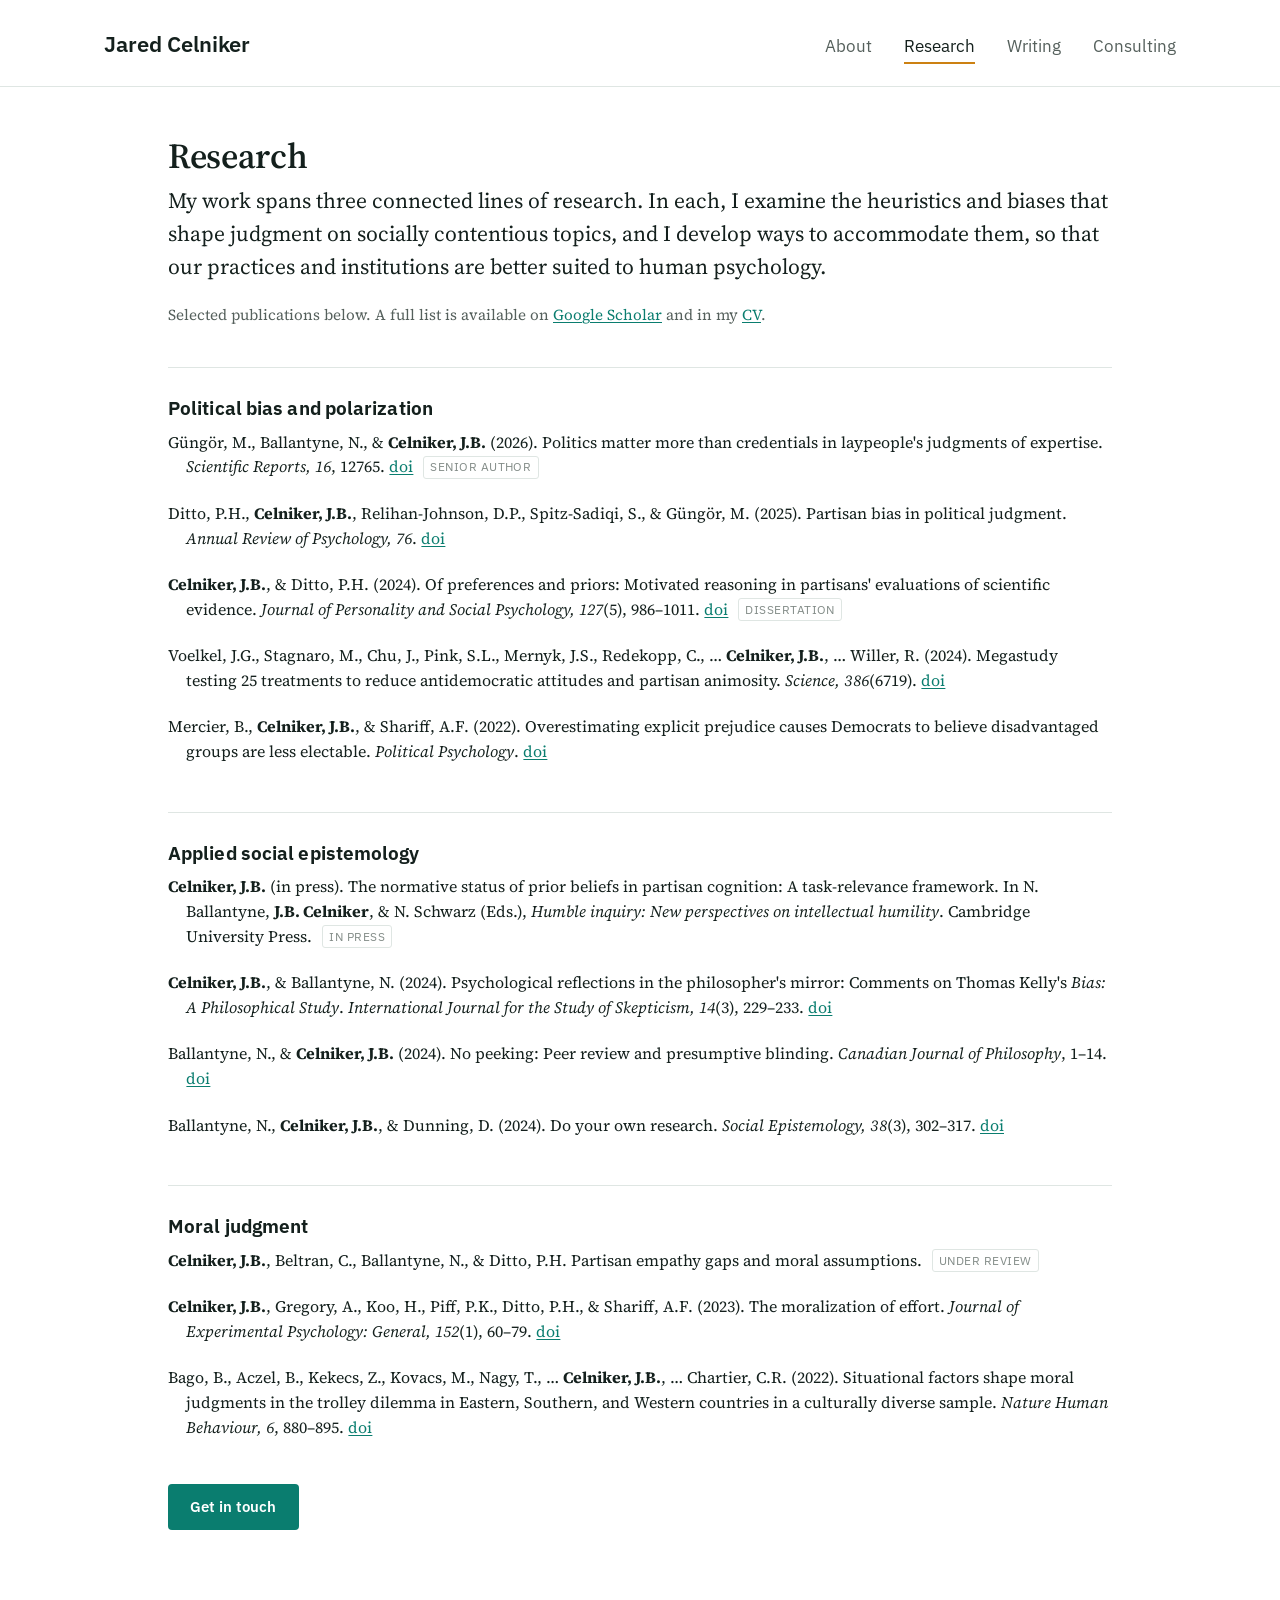
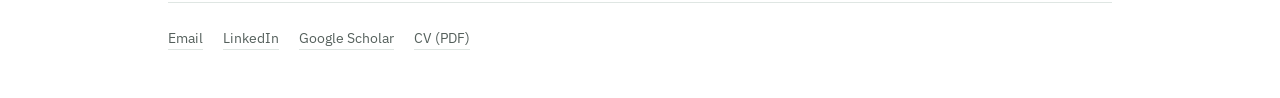
<file: research.html>
<!DOCTYPE html>
<html lang="en">
<head>
<meta charset="utf-8">
<meta name="viewport" content="width=device-width, initial-scale=1">
<title>Research &middot; Jared Celniker</title>
<meta name="description" content="Selected publications on political bias and polarization, applied social epistemology, and moral judgment.">
<link rel="preconnect" href="https://fonts.googleapis.com">
<link rel="preconnect" href="https://fonts.gstatic.com" crossorigin>
<link rel="stylesheet" href="https://fonts.googleapis.com/css2?family=IBM+Plex+Sans:wght@400;600&family=Source+Serif+4:ital,opsz,wght@0,8..60,400;0,8..60,600;1,8..60,400&display=swap">
<link rel="stylesheet" href="style.css?v=8">
</head>
<body>

<header>
  <div class="wrap">
    <nav>
      <a class="brand" href="index.html">Jared Celniker</a>
      <a class="item" href="index.html">About</a>
      <a class="item" href="research.html" aria-current="page">Research</a>
      <a class="item" href="writing.html">Writing</a>
      <a class="item" href="consulting.html">Consulting</a>
    </nav>
  </div>
</header>

<main class="wrap">

  <h1>Research</h1>

  <p class="lede">My work spans three connected lines of research. In each, I examine the heuristics and biases that shape judgment on socially contentious topics, and I develop ways to accommodate them, so that our practices and institutions are better suited to human psychology.</p>

  <p class="subtle">Selected publications below. A full list is available on <a href="https://scholar.google.com/citations?user=vQE7L3sAAAAJ&amp;hl=en" target="_blank" rel="noopener">Google Scholar</a> and in my <a href="Celniker_CV.pdf" target="_blank" rel="noopener">CV</a>.</p>

  <h2>Political bias and polarization</h2>
  <ul class="pubs">
    <li>Güngör, M., Ballantyne, N., &amp; <span class="me">Celniker, J.B.</span> (2026). Politics matter more than credentials in laypeople's judgments of expertise. <em>Scientific Reports, 16</em>, 12765. <a href="https://doi.org/10.1038/s41598-026-40053-0" target="_blank" rel="noopener">doi</a> <span class="tag">Senior author</span></li>

    <li>Ditto, P.H., <span class="me">Celniker, J.B.</span>, Relihan-Johnson, D.P., Spitz-Sadiqi, S., &amp; Güngör, M. (2025). Partisan bias in political judgment. <em>Annual Review of Psychology, 76</em>. <a href="https://doi.org/10.1146/annurev-psych-030424-122723" target="_blank" rel="noopener">doi</a></li>

    <li><span class="me">Celniker, J.B.</span>, &amp; Ditto, P.H. (2024). Of preferences and priors: Motivated reasoning in partisans' evaluations of scientific evidence. <em>Journal of Personality and Social Psychology, 127</em>(5), 986&ndash;1011. <a href="https://doi.org/10.1037/pspa0000417" target="_blank" rel="noopener">doi</a> <span class="tag">Dissertation</span></li>

    <li>Voelkel, J.G., Stagnaro, M., Chu, J., Pink, S.L., Mernyk, J.S., Redekopp, C., &hellip; <span class="me">Celniker, J.B.</span>, &hellip; Willer, R. (2024). Megastudy testing 25 treatments to reduce antidemocratic attitudes and partisan animosity. <em>Science, 386</em>(6719). <a href="https://doi.org/10.1126/science.adh4764" target="_blank" rel="noopener">doi</a></li>

    <li>Mercier, B., <span class="me">Celniker, J.B.</span>, &amp; Shariff, A.F. (2022). Overestimating explicit prejudice causes Democrats to believe disadvantaged groups are less electable. <em>Political Psychology</em>. <a href="https://doi.org/10.1111/pops.12820" target="_blank" rel="noopener">doi</a></li>
  </ul>

  <h2>Applied social epistemology</h2>
  <ul class="pubs">
    <li><span class="me">Celniker, J.B.</span> (in press). The normative status of prior beliefs in partisan cognition: A task-relevance framework. In N. Ballantyne, <span class="me">J.B. Celniker</span>, &amp; N. Schwarz (Eds.), <em>Humble inquiry: New perspectives on intellectual humility</em>. Cambridge University Press. <span class="tag">In press</span></li>

    <li><span class="me">Celniker, J.B.</span>, &amp; Ballantyne, N. (2024). Psychological reflections in the philosopher's mirror: Comments on Thomas Kelly's <em>Bias: A Philosophical Study</em>. <em>International Journal for the Study of Skepticism, 14</em>(3), 229&ndash;233. <a href="https://doi.org/10.1163/22105700-bja10087" target="_blank" rel="noopener">doi</a></li>

    <li>Ballantyne, N., &amp; <span class="me">Celniker, J.B.</span> (2024). No peeking: Peer review and presumptive blinding. <em>Canadian Journal of Philosophy</em>, 1&ndash;14. <a href="https://doi.org/10.1017/can.2024.25" target="_blank" rel="noopener">doi</a></li>

    <li>Ballantyne, N., <span class="me">Celniker, J.B.</span>, &amp; Dunning, D. (2024). Do your own research. <em>Social Epistemology, 38</em>(3), 302&ndash;317. <a href="https://doi.org/10.1080/02691728.2022.2146469" target="_blank" rel="noopener">doi</a></li>
  </ul>

  <h2>Moral judgment</h2>
  <ul class="pubs">
    <li><span class="me">Celniker, J.B.</span>, Beltran, C., Ballantyne, N., &amp; Ditto, P.H. Partisan empathy gaps and moral assumptions. <span class="tag">Under review</span></li>

    <li><span class="me">Celniker, J.B.</span>, Gregory, A., Koo, H., Piff, P.K., Ditto, P.H., &amp; Shariff, A.F. (2023). The moralization of effort. <em>Journal of Experimental Psychology: General, 152</em>(1), 60&ndash;79. <a href="https://doi.org/10.1037/xge0001259" target="_blank" rel="noopener">doi</a></li>

    <li>Bago, B., Aczel, B., Kekecs, Z., Kovacs, M., Nagy, T., &hellip; <span class="me">Celniker, J.B.</span>, &hellip; Chartier, C.R. (2022). Situational factors shape moral judgments in the trolley dilemma in Eastern, Southern, and Western countries in a culturally diverse sample. <em>Nature Human Behaviour, 6</em>, 880&ndash;895. <a href="https://doi.org/10.1038/s41562-022-01319-5" target="_blank" rel="noopener">doi</a></li>
  </ul>

  <p class="cta cta-end"><a class="btn" href="mailto:jbcelniker@gmail.com">Get in touch</a></p>

</main>

<footer class="wrap">
  <a href="mailto:jbcelniker@gmail.com">Email</a>
  <a href="https://www.linkedin.com/in/jared-celniker/" target="_blank" rel="noopener">LinkedIn</a>
  <a href="https://scholar.google.com/citations?user=vQE7L3sAAAAJ&amp;hl=en" target="_blank" rel="noopener">Google Scholar</a>
  <a href="Celniker_CV.pdf" target="_blank" rel="noopener">CV (PDF)</a>
</footer>

</body>
</html>
</file>
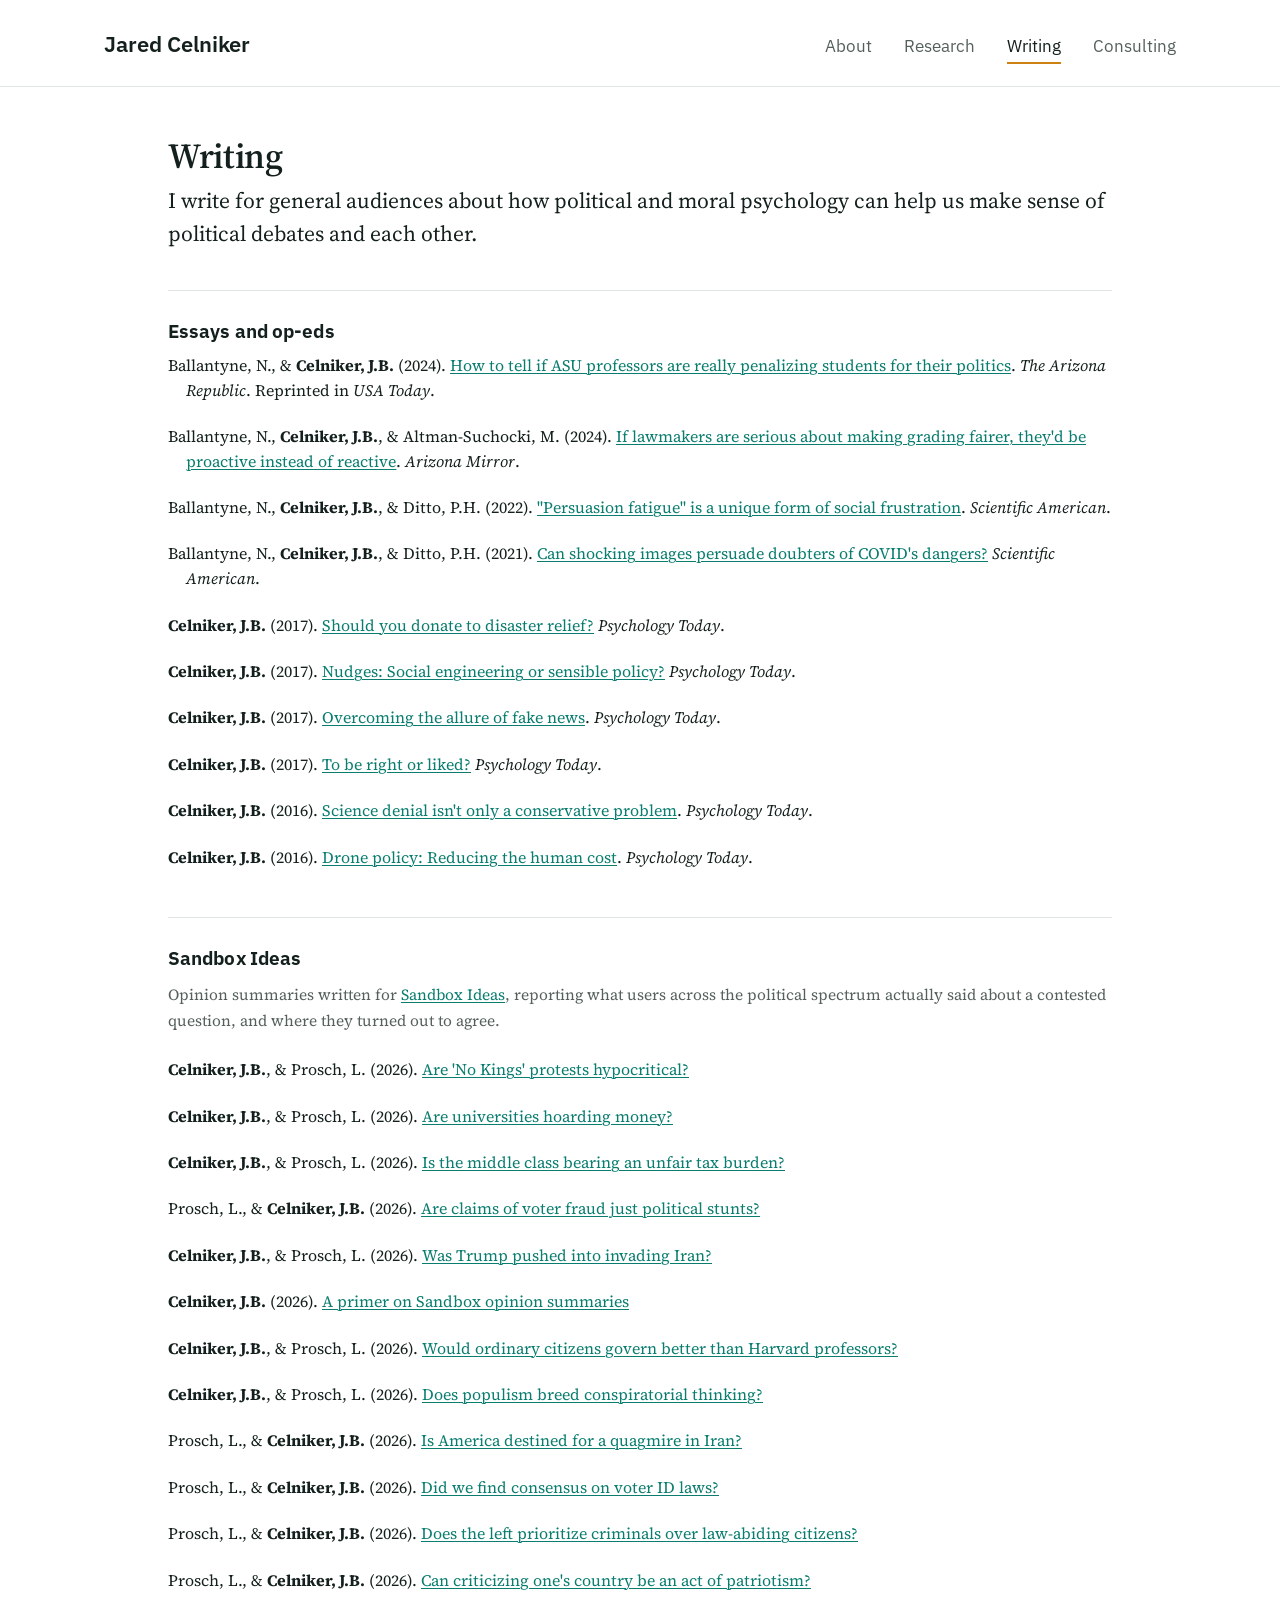
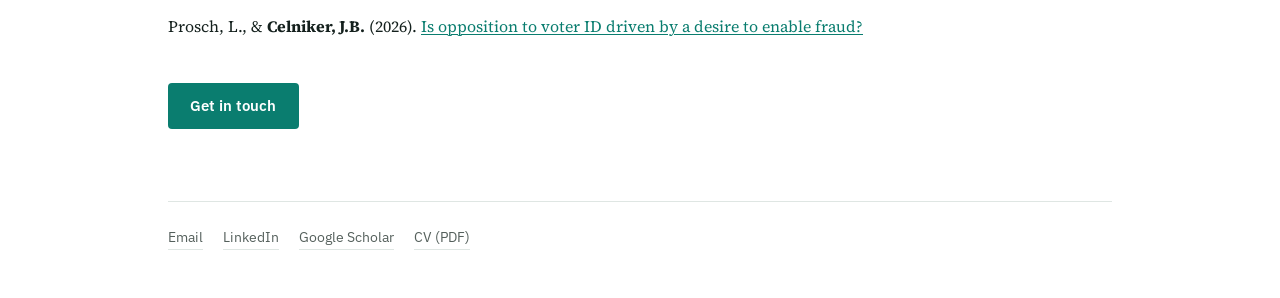
<file: writing.html>
<!DOCTYPE html>
<html lang="en">
<head>
<meta charset="utf-8">
<meta name="viewport" content="width=device-width, initial-scale=1">
<title>Writing &middot; Jared Celniker</title>
<meta name="description" content="Public writing on politics, evidence, and moral judgment.">
<link rel="preconnect" href="https://fonts.googleapis.com">
<link rel="preconnect" href="https://fonts.gstatic.com" crossorigin>
<link rel="stylesheet" href="https://fonts.googleapis.com/css2?family=IBM+Plex+Sans:wght@400;600&family=Source+Serif+4:ital,opsz,wght@0,8..60,400;0,8..60,600;1,8..60,400&display=swap">
<link rel="stylesheet" href="style.css?v=8">
</head>
<body>

<header>
  <div class="wrap">
    <nav>
      <a class="brand" href="index.html">Jared Celniker</a>
      <a class="item" href="index.html">About</a>
      <a class="item" href="research.html">Research</a>
      <a class="item" href="writing.html" aria-current="page">Writing</a>
      <a class="item" href="consulting.html">Consulting</a>
    </nav>
  </div>
</header>

<main class="wrap">

  <h1>Writing</h1>

  <p class="lede">I write for general audiences about how political and moral psychology can help us make sense of political debates and each other.</p>

  <h2>Essays and op-eds</h2>
  <ul class="pubs">
    <li>Ballantyne, N., &amp; <span class="me">Celniker, J.B.</span> (2024). <a href="https://www.azcentral.com/story/opinion/op-ed/2024/03/25/asu-grading-bias-bill-waste-time/73045007007/" target="_blank" rel="noopener">How to tell if ASU professors are really penalizing students for their politics</a>. <em>The Arizona Republic</em>. Reprinted in <em>USA Today</em>.</li>

    <li>Ballantyne, N., <span class="me">Celniker, J.B.</span>, &amp; Altman-Suchocki, M. (2024). <a href="https://azmirror.com/2024/03/20/if-lawmakers-are-serious-about-making-college-grading-fairer-theyd-be-proactive-instead-of-reactive/" target="_blank" rel="noopener">If lawmakers are serious about making grading fairer, they'd be proactive instead of reactive</a>. <em>Arizona Mirror</em>.</li>

    <li>Ballantyne, N., <span class="me">Celniker, J.B.</span>, &amp; Ditto, P.H. (2022). <a href="https://www.scientificamerican.com/article/persuasion-fatigue-is-a-unique-form-of-social-frustration/" target="_blank" rel="noopener">"Persuasion fatigue" is a unique form of social frustration</a>. <em>Scientific American</em>.</li>

    <li>Ballantyne, N., <span class="me">Celniker, J.B.</span>, &amp; Ditto, P.H. (2021). <a href="https://www.scientificamerican.com/article/can-shocking-images-persuade-doubters-of-covids-dangers/" target="_blank" rel="noopener">Can shocking images persuade doubters of COVID's dangers?</a> <em>Scientific American</em>.</li>

    <li><span class="me">Celniker, J.B.</span> (2017). <a href="https://www.psychologytoday.com/us/blog/partisan-pitfalls-and-moral-misperceptions/201708/should-you-donate-disaster-relief" target="_blank" rel="noopener">Should you donate to disaster relief?</a> <em>Psychology Today</em>.</li>

    <li><span class="me">Celniker, J.B.</span> (2017). <a href="https://www.psychologytoday.com/us/blog/partisan-pitfalls-and-moral-misperceptions/201702/nudges-social-engineering-or-sensible-policy" target="_blank" rel="noopener">Nudges: Social engineering or sensible policy?</a> <em>Psychology Today</em>.</li>

    <li><span class="me">Celniker, J.B.</span> (2017). <a href="https://www.psychologytoday.com/us/blog/partisan-pitfalls-and-moral-misperceptions/201612/overcoming-the-allure-fake-news" target="_blank" rel="noopener">Overcoming the allure of fake news</a>. <em>Psychology Today</em>.</li>

    <li><span class="me">Celniker, J.B.</span> (2017). <a href="https://www.psychologytoday.com/us/blog/partisan-pitfalls-and-moral-misperceptions/201610/be-right-or-liked" target="_blank" rel="noopener">To be right or liked?</a> <em>Psychology Today</em>.</li>

    <li><span class="me">Celniker, J.B.</span> (2016). <a href="https://www.psychologytoday.com/us/blog/partisan-pitfalls-and-moral-misperceptions/201610/science-denial-isn-t-only-conservative" target="_blank" rel="noopener">Science denial isn't only a conservative problem</a>. <em>Psychology Today</em>.</li>

    <li><span class="me">Celniker, J.B.</span> (2016). <a href="https://www.psychologytoday.com/us/blog/partisan-pitfalls-and-moral-misperceptions/201610/drone-policy-reducing-the-human-cost" target="_blank" rel="noopener">Drone policy: Reducing the human cost</a>. <em>Psychology Today</em>.</li>
  </ul>

  <h2>Sandbox Ideas</h2>
  <p class="section-note">Opinion summaries written for <a href="https://sandboxideas.substack.com" target="_blank" rel="noopener">Sandbox Ideas</a>, reporting what users across the political spectrum actually said about a contested question, and where they turned out to agree.</p>
  <ul class="pubs">
    <li><span class="me">Celniker, J.B.</span>, &amp; Prosch, L. (2026). <a href="https://sandboxideas.substack.com/p/are-no-kings-protests-hypocritical" target="_blank" rel="noopener">Are 'No Kings' protests hypocritical?</a></li>
    <li><span class="me">Celniker, J.B.</span>, &amp; Prosch, L. (2026). <a href="https://sandboxideas.substack.com/p/are-universities-hoarding-money" target="_blank" rel="noopener">Are universities hoarding money?</a></li>
    <li><span class="me">Celniker, J.B.</span>, &amp; Prosch, L. (2026). <a href="https://sandboxideas.substack.com/p/is-the-middle-class-bearing-an-unfair" target="_blank" rel="noopener">Is the middle class bearing an unfair tax burden?</a></li>
    <li>Prosch, L., &amp; <span class="me">Celniker, J.B.</span> (2026). <a href="https://sandboxideas.substack.com/p/are-claims-of-voter-fraud-just-political" target="_blank" rel="noopener">Are claims of voter fraud just political stunts?</a></li>
    <li><span class="me">Celniker, J.B.</span>, &amp; Prosch, L. (2026). <a href="https://sandboxideas.substack.com/p/was-trump-pushed-into-invading-iran" target="_blank" rel="noopener">Was Trump pushed into invading Iran?</a></li>
    <li><span class="me">Celniker, J.B.</span> (2026). <a href="https://sandboxideas.substack.com/p/sandbox-opinion-summaries-primer-cross-partisan-dialogue" target="_blank" rel="noopener">A primer on Sandbox opinion summaries</a></li>
    <li><span class="me">Celniker, J.B.</span>, &amp; Prosch, L. (2026). <a href="https://sandboxideas.substack.com/p/would-ordinary-citizens-govern-better" target="_blank" rel="noopener">Would ordinary citizens govern better than Harvard professors?</a></li>
    <li><span class="me">Celniker, J.B.</span>, &amp; Prosch, L. (2026). <a href="https://sandboxideas.substack.com/p/does-populism-breed-conspiratorial" target="_blank" rel="noopener">Does populism breed conspiratorial thinking?</a></li>
    <li>Prosch, L., &amp; <span class="me">Celniker, J.B.</span> (2026). <a href="https://sandboxideas.substack.com/p/is-america-destined-for-a-quagmire" target="_blank" rel="noopener">Is America destined for a quagmire in Iran?</a></li>
    <li>Prosch, L., &amp; <span class="me">Celniker, J.B.</span> (2026). <a href="https://sandboxideas.substack.com/p/did-we-find-consensus-on-voter-id" target="_blank" rel="noopener">Did we find consensus on voter ID laws?</a></li>
    <li>Prosch, L., &amp; <span class="me">Celniker, J.B.</span> (2026). <a href="https://sandboxideas.substack.com/p/does-the-left-prioritize-criminals" target="_blank" rel="noopener">Does the left prioritize criminals over law-abiding citizens?</a></li>
    <li>Prosch, L., &amp; <span class="me">Celniker, J.B.</span> (2026). <a href="https://sandboxideas.substack.com/p/can-criticizing-ones-country-be-an" target="_blank" rel="noopener">Can criticizing one's country be an act of patriotism?</a></li>
    <li>Prosch, L., &amp; <span class="me">Celniker, J.B.</span> (2026). <a href="https://sandboxideas.substack.com/p/is-opposition-to-voter-id-driven" target="_blank" rel="noopener">Is opposition to voter ID driven by a desire to enable fraud?</a></li>
  </ul>

  <p class="cta cta-end"><a class="btn" href="mailto:jbcelniker@gmail.com">Get in touch</a></p>

</main>

<footer class="wrap">
  <a href="mailto:jbcelniker@gmail.com">Email</a>
  <a href="https://www.linkedin.com/in/jared-celniker/" target="_blank" rel="noopener">LinkedIn</a>
  <a href="https://scholar.google.com/citations?user=vQE7L3sAAAAJ&amp;hl=en" target="_blank" rel="noopener">Google Scholar</a>
  <a href="Celniker_CV.pdf" target="_blank" rel="noopener">CV (PDF)</a>
</footer>

</body>
</html>
</file>
<file: style.css>
:root {
  --bg: #ffffff;
  --surface: #f4f8f7;
  --text: #14201d;
  --muted: #55605c;
  --faint: #838c88;
  --rule: #dfe6e3;
  --accent: #0a7d6f;
  --accent-hover: #075e54;
  --accent2: #cc8112;
  --maxw: 62rem;
}

@media (prefers-color-scheme: dark) {
  :root {
    --bg: #151816;
    --surface: #1d211e;
    --text: #e9e7e0;
    --muted: #a5a89f;
    --faint: #7b7e76;
    --rule: #313530;
    --accent: #7fc0b0;
    --accent-hover: #a5d8cb;
    --accent2: #e0a040;
  }
}

* { box-sizing: border-box; }

html { -webkit-text-size-adjust: 100%; }

body {
  margin: 0;
  background: var(--bg);
  color: var(--text);
  font-family: "Source Serif 4", Georgia, "Iowan Old Style", serif;
  font-size: 1.25rem;
  line-height: 1.65;
  -webkit-font-smoothing: antialiased;
}

.wrap {
  max-width: var(--maxw);
  margin: 0 auto;
  padding: 0 1.5rem;
}

/* ---------- header / nav ---------- */

header .wrap { max-width: 70rem; }

header {
  border-bottom: 1px solid var(--rule);
  margin-bottom: 3rem;
}

nav {
  display: flex;
  flex-wrap: wrap;
  gap: 0.35rem 2rem;
  align-items: baseline;
  padding: 1.6rem 0 1.35rem;
}

nav .brand {
  font-family: "IBM Plex Sans", -apple-system, BlinkMacSystemFont, "Segoe UI", sans-serif;
  font-weight: 600;
  font-size: 1.4rem;
  letter-spacing: 0;
  color: var(--text);
  text-decoration: none;
  margin-right: auto;
}

nav a.item {
  font-family: "IBM Plex Sans", -apple-system, BlinkMacSystemFont, "Segoe UI", sans-serif;
  font-size: 1.05rem;
  color: var(--muted);
  text-decoration: none;
  padding-bottom: 2px;
  border-bottom: 2px solid transparent;
}

nav a.item:hover { color: var(--text); }
nav a.item[aria-current="page"] {
  color: var(--text);
  border-bottom-color: var(--accent2);
}

/* ---------- typography ---------- */

h1 {
  font-size: 2.2rem;
  line-height: 1.2;
  letter-spacing: -0.01em;
  margin: 0 0 0.4rem;
  font-weight: 600;
}

h2 {
  font-family: "IBM Plex Sans", -apple-system, BlinkMacSystemFont, "Segoe UI", sans-serif;
  font-size: 1.2rem;
  font-weight: 650;
  letter-spacing: 0.005em;
  margin: 3rem 0 0.35rem;
  padding-top: 1.5rem;
  border-top: 1px solid var(--rule);
}

h2:first-of-type { margin-top: 2.5rem; }

p { margin: 0 0 1.15rem; }

a { color: var(--accent); text-decoration-thickness: 1px; text-underline-offset: 2px; }
a:hover { color: var(--accent-hover); }

.lede { font-size: 1.35rem; line-height: 1.55; }

.subtle {
  color: var(--muted);
  font-size: 0.95rem;
}

em, i { font-style: italic; }

/* ---------- home intro ---------- */

.intro {
  display: flex;
  gap: 2rem;
  align-items: flex-start;
  margin-bottom: 2.25rem;
}

.intro img {
  width: 180px;
  height: 180px;
  flex: 0 0 180px;
  border-radius: 4px;
  object-fit: cover;
  object-position: center top;
}

.intro .who { padding-top: 0.15rem; }

.role {
  font-family: "IBM Plex Sans", -apple-system, BlinkMacSystemFont, "Segoe UI", sans-serif;
  font-size: 1rem;
  color: var(--muted);
  margin: 0;
}

@media (max-width: 34rem) {
  .intro { flex-direction: column; gap: 1.25rem; }
  .intro img { width: 150px; height: 150px; flex-basis: auto; }
  h1 { font-size: 1.6rem; }
}

/* ---------- masthead ---------- */

.masthead { margin-bottom: 2.75rem; }

.masthead .lede { margin-bottom: 0; }

/* ---------- publications ---------- */

.section-note {
  color: var(--muted);
  font-size: 0.97rem;
  margin: 0.5rem 0 1.5rem;
}

ol.pubs, ul.pubs {
  list-style: none;
  margin: 0;
  padding: 0;
}

.pubs li {
  margin: 0 0 1.35rem;
  padding-left: 1.15rem;
  text-indent: -1.15rem;
  font-size: 1rem;
  line-height: 1.55;
}

.pubs .me { font-weight: 700; }

.tag {
  display: inline-block;
  font-family: "IBM Plex Sans", -apple-system, BlinkMacSystemFont, "Segoe UI", sans-serif;
  font-size: 0.72rem;
  letter-spacing: 0.04em;
  text-transform: uppercase;
  color: var(--faint);
  border: 1px solid var(--rule);
  border-radius: 3px;
  padding: 0.1rem 0.4rem;
  margin-left: 0.35rem;
  text-indent: 0;
  white-space: nowrap;
  vertical-align: 1px;
}

/* ---------- consulting ---------- */

.domains {
  font-family: "IBM Plex Sans", -apple-system, BlinkMacSystemFont, "Segoe UI", sans-serif;
  font-size: 0.88rem;
  line-height: 1.7;
  color: var(--muted);
  margin: 1.25rem 0 0;
  padding: 0.85rem 0 0;
  border-top: 1px solid var(--rule);
}

.domains .sep { color: var(--rule); padding: 0 0.15rem; }


.services { margin: 0 0 1rem; padding: 0; list-style: none; }

.services li {
  margin: 0 0 1.4rem;
  padding-left: 0;
}

.services .name {
  font-family: "IBM Plex Sans", -apple-system, BlinkMacSystemFont, "Segoe UI", sans-serif;
  font-weight: 650;
  font-size: 0.97rem;
  display: block;
  margin-bottom: 0.15rem;
}

.services .detail { color: var(--muted); font-size: 0.98rem; }

details.svc {
  border-bottom: 1px solid var(--rule);
  padding: 0.9rem 0;
}

details.svc:first-of-type { border-top: 1px solid var(--rule); }

details.svc > summary {
  list-style: none;
  cursor: pointer;
  display: grid;
  grid-template-columns: 1fr auto;
  align-items: start;
  gap: 0.75rem;
}

details.svc > summary::-webkit-details-marker { display: none; }

details.svc .name {
  font-family: "IBM Plex Sans", -apple-system, BlinkMacSystemFont, "Segoe UI", sans-serif;
  font-weight: 650;
  font-size: 0.97rem;
  display: block;
}

details.svc .gloss {
  display: block;
  color: var(--muted);
  font-size: 0.97rem;
  line-height: 1.45;
  margin-top: 0.1rem;
}

details.svc .chev {
  width: 11px;
  height: 11px;
  margin-top: 0.45rem;
  border-right: 1.5px solid var(--accent);
  border-bottom: 1.5px solid var(--accent);
  transform: rotate(45deg);
  transition: transform 0.15s ease;
}

details.svc[open] .chev { transform: rotate(-135deg); margin-top: 0.6rem; }

details.svc ul {
  list-style: none;
  margin: 0.85rem 0 0.35rem;
  padding: 0;
  display: grid;
  gap: 0.4rem;
}

details.svc ul li {
  position: relative;
  padding-left: 1.35rem;
  font-size: 0.98rem;
  line-height: 1.45;
}

details.svc ul li::before {
  content: "";
  position: absolute;
  left: 0.2rem;
  top: 0.6em;
  width: 5px;
  height: 5px;
  border-radius: 50%;
  background: var(--faint);
}

details.svc > summary:focus-visible {
  outline: 2px solid var(--accent);
  outline-offset: 3px;
}

/* ---------- form ---------- */

form { margin-top: 1.25rem; }

.field { margin-bottom: 1.1rem; }

label {
  display: block;
  font-family: "IBM Plex Sans", -apple-system, BlinkMacSystemFont, "Segoe UI", sans-serif;
  font-size: 0.85rem;
  font-weight: 600;
  margin-bottom: 0.35rem;
}

label .opt { font-weight: 400; color: var(--faint); }

input, textarea {
  width: 100%;
  font-family: inherit;
  font-size: 1rem;
  color: var(--text);
  background: var(--surface);
  border: 1px solid var(--rule);
  border-radius: 4px;
  padding: 0.6rem 0.7rem;
  line-height: 1.5;
}

input:focus, textarea:focus {
  outline: 2px solid var(--accent);
  outline-offset: -1px;
  border-color: var(--accent);
}

textarea { min-height: 9rem; resize: vertical; }

button {
  font-family: "IBM Plex Sans", -apple-system, BlinkMacSystemFont, "Segoe UI", sans-serif;
  font-size: 0.92rem;
  font-weight: 600;
  color: #fff;
  background: var(--accent);
  border: 0;
  border-radius: 4px;
  padding: 0.65rem 1.4rem;
  cursor: pointer;
}

button:hover { background: var(--accent-hover); }

@media (prefers-color-scheme: dark) {
  button { color: #10201c; }
}

/* ---------- footer ---------- */

/* footer.wrap, not footer: the .wrap rule would otherwise override this margin and padding.
   Width is the text column, so the top rule lines up with the section rules above it. */
footer.wrap {
  width: calc(100% - 3rem);
  max-width: calc(var(--maxw) - 3rem);
  margin-top: 4.5rem;
  border-top: 1px solid var(--rule);
  padding: 1.5rem 0 3rem;
  font-family: "IBM Plex Sans", -apple-system, BlinkMacSystemFont, "Segoe UI", sans-serif;
  font-size: 0.87rem;
  color: var(--muted);
  display: flex;
  flex-wrap: wrap;
  gap: 1.25rem;
}

footer a { color: var(--muted); text-decoration: none; border-bottom: 1px solid var(--rule); }
footer a:hover { color: var(--text); border-bottom-color: var(--muted); }
footer .spacer { margin-left: auto; }

h1, h2 { text-wrap: balance; }

a:focus-visible, button:focus-visible, input:focus-visible, textarea:focus-visible {
  outline: 2px solid var(--accent);
  outline-offset: 2px;
}

@media (prefers-reduced-motion: reduce) {
  * { animation: none !important; transition: none !important; }
}

/* ---------- responsive ---------- */

@media (max-width: 40rem) {
  .wrap { padding: 0 1.15rem; }
  nav { gap: 0.4rem 1.1rem; padding: 1.15rem 0 1rem; }
  nav .brand { flex: 1 0 100%; margin-right: 0; margin-bottom: 0.15rem; font-size: 1rem; }
  nav a.item { font-size: 0.86rem; }
  header { margin-bottom: 2.25rem; }
  body { font-size: 1.03rem; }
  .lede { font-size: 1.08rem; }
  h1 { font-size: 1.55rem; }
  h2 { margin-top: 2.5rem; }
  .pubs li { font-size: 0.97rem; }
  footer.wrap { width: calc(100% - 2.3rem); gap: 0.6rem 1.1rem; margin-top: 3rem; }
}

/* ---------- consulting: process list ---------- */

ul.steps {
  list-style: none;
  margin: 0.75rem 0 1.25rem;
  padding: 0;
  display: grid;
  gap: 0.55rem;
}

ul.steps li {
  position: relative;
  padding-left: 1.35rem;
  font-size: 1rem;
  line-height: 1.5;
}

ul.steps li::before {
  content: "";
  position: absolute;
  left: 0.15rem;
  top: 0.62em;
  width: 6px;
  height: 6px;
  border-radius: 50%;
  background: var(--accent);
}

/* ---------- contact button ---------- */

.cta { margin: 1.5rem 0 2rem; }
.cta-end { margin-top: 2.75rem; }

a.btn {
  display: inline-block;
  font-family: "IBM Plex Sans", -apple-system, BlinkMacSystemFont, "Segoe UI", sans-serif;
  font-size: 0.95rem;
  font-weight: 600;
  color: #fff;
  background: var(--accent);
  border-radius: 4px;
  padding: 0.65rem 1.4rem;
  text-decoration: none;
}

a.btn:hover { background: var(--accent-hover); color: #fff; }

@media (prefers-color-scheme: dark) {
  a.btn, a.btn:hover { color: #10201c; }
}

/* ---------- selected findings cards ---------- */
/* Fixed light colors on purpose: the charts inside are drawn for a light card, in both themes. */

.findings {
  display: grid;
  grid-template-columns: repeat(auto-fit, minmax(min(100%, 21rem), 1fr));
  gap: 1.5rem;
  margin: 0 0 0.5rem;
}

.finding {
  background: #f4f8f7;
  color: #14201d;
  border-top: 3px solid #0a7d6f;
  border-radius: 4px;
  padding: 1.4rem 1.5rem 1.25rem;
  display: flex;
  flex-direction: column;
  gap: 0.5rem;
}

.finding p { margin: 0; }

.finding .venue,
.finding .src,
.finding .more {
  font-family: "IBM Plex Sans", -apple-system, BlinkMacSystemFont, "Segoe UI", sans-serif;
}

.finding .venue { font-size: 0.85rem; font-weight: 600; color: #0a7d6f; }

.finding h3 {
  margin: 0;
  font-family: "Source Serif 4", Georgia, "Iowan Old Style", serif;
  font-size: 1.25rem;
  line-height: 1.35;
  font-weight: 600;
  color: #14201d;
}

.finding .chart { margin-top: auto; padding-top: 0.9rem; }
.finding .src { font-size: 0.75rem; line-height: 1.45; color: #55605c; }
.finding .more { font-size: 0.875rem; font-weight: 600; }
.finding .more a { color: #0a7d6f; text-decoration: none; border: 0; }
.finding .more a:hover { color: #075e54; }

@media (max-width: 40rem) {
  .finding { padding: 1.1rem 1rem 1rem; }
}
</file>
